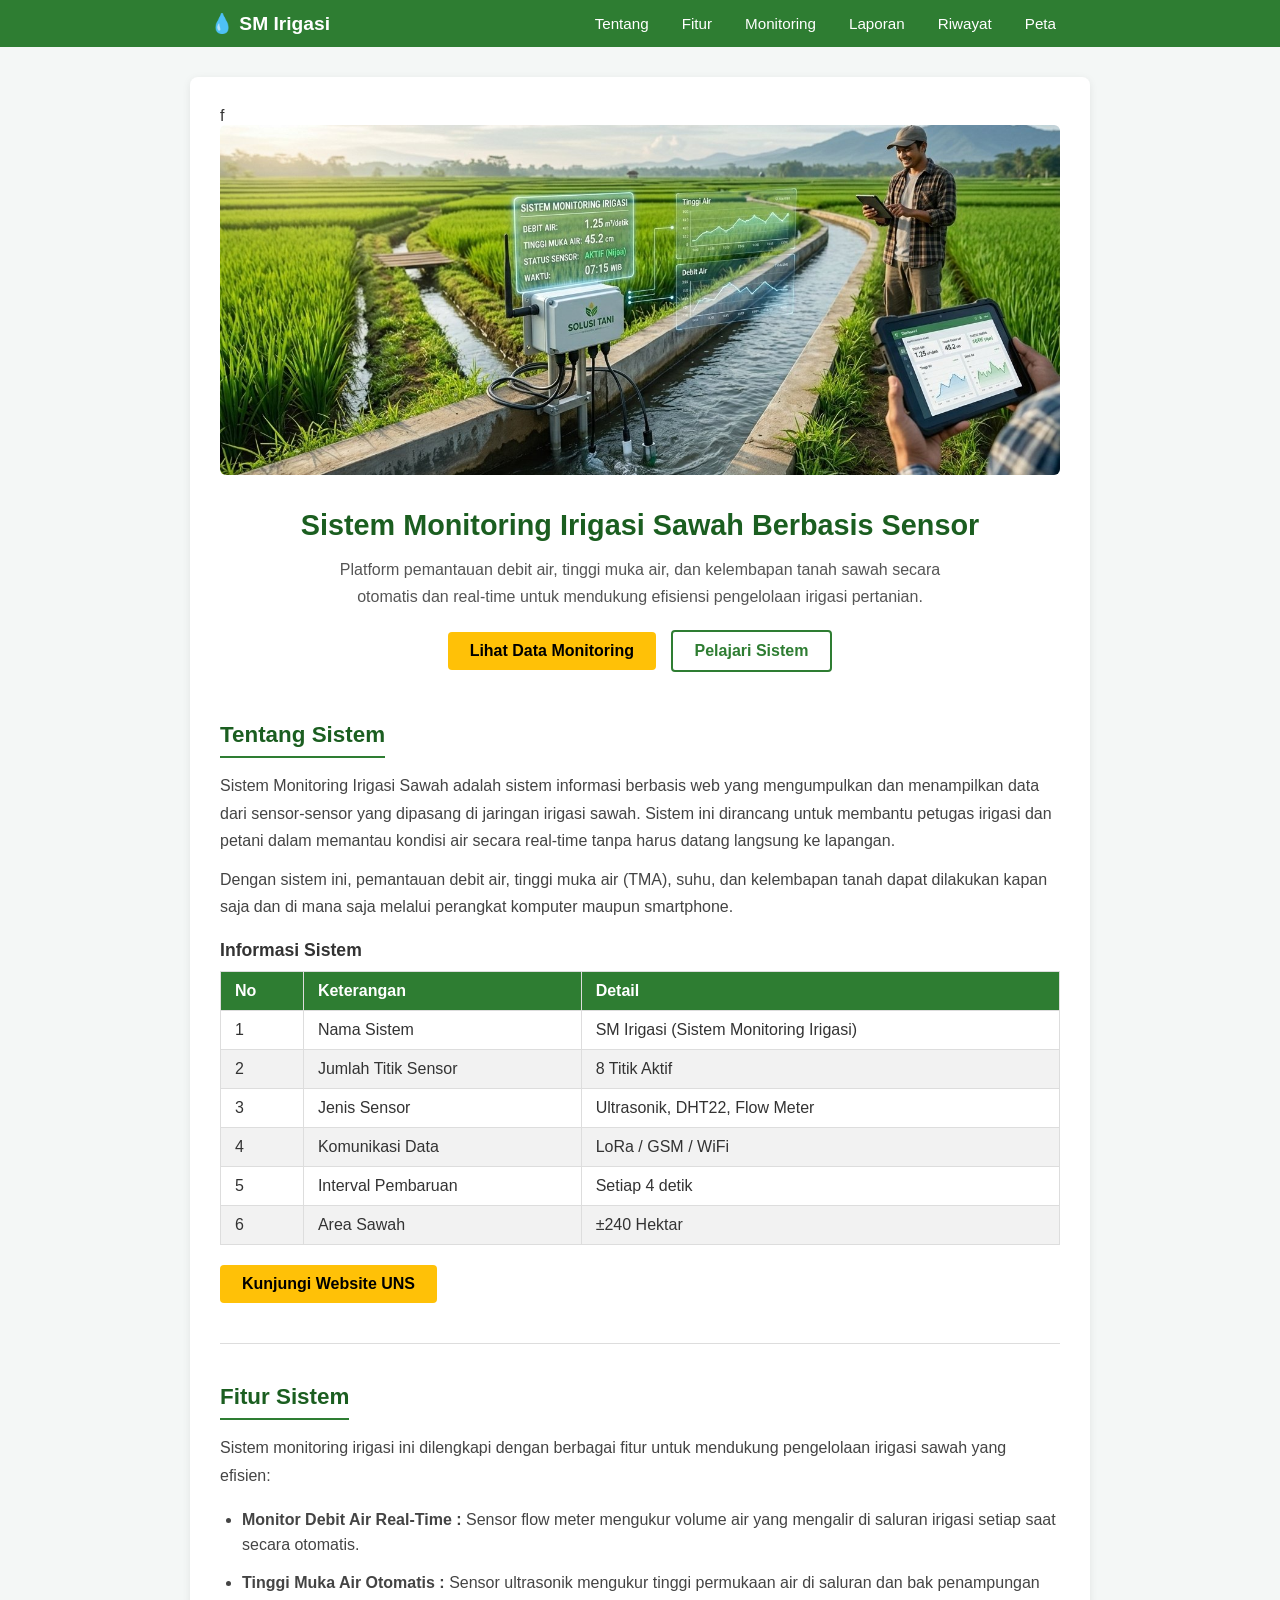
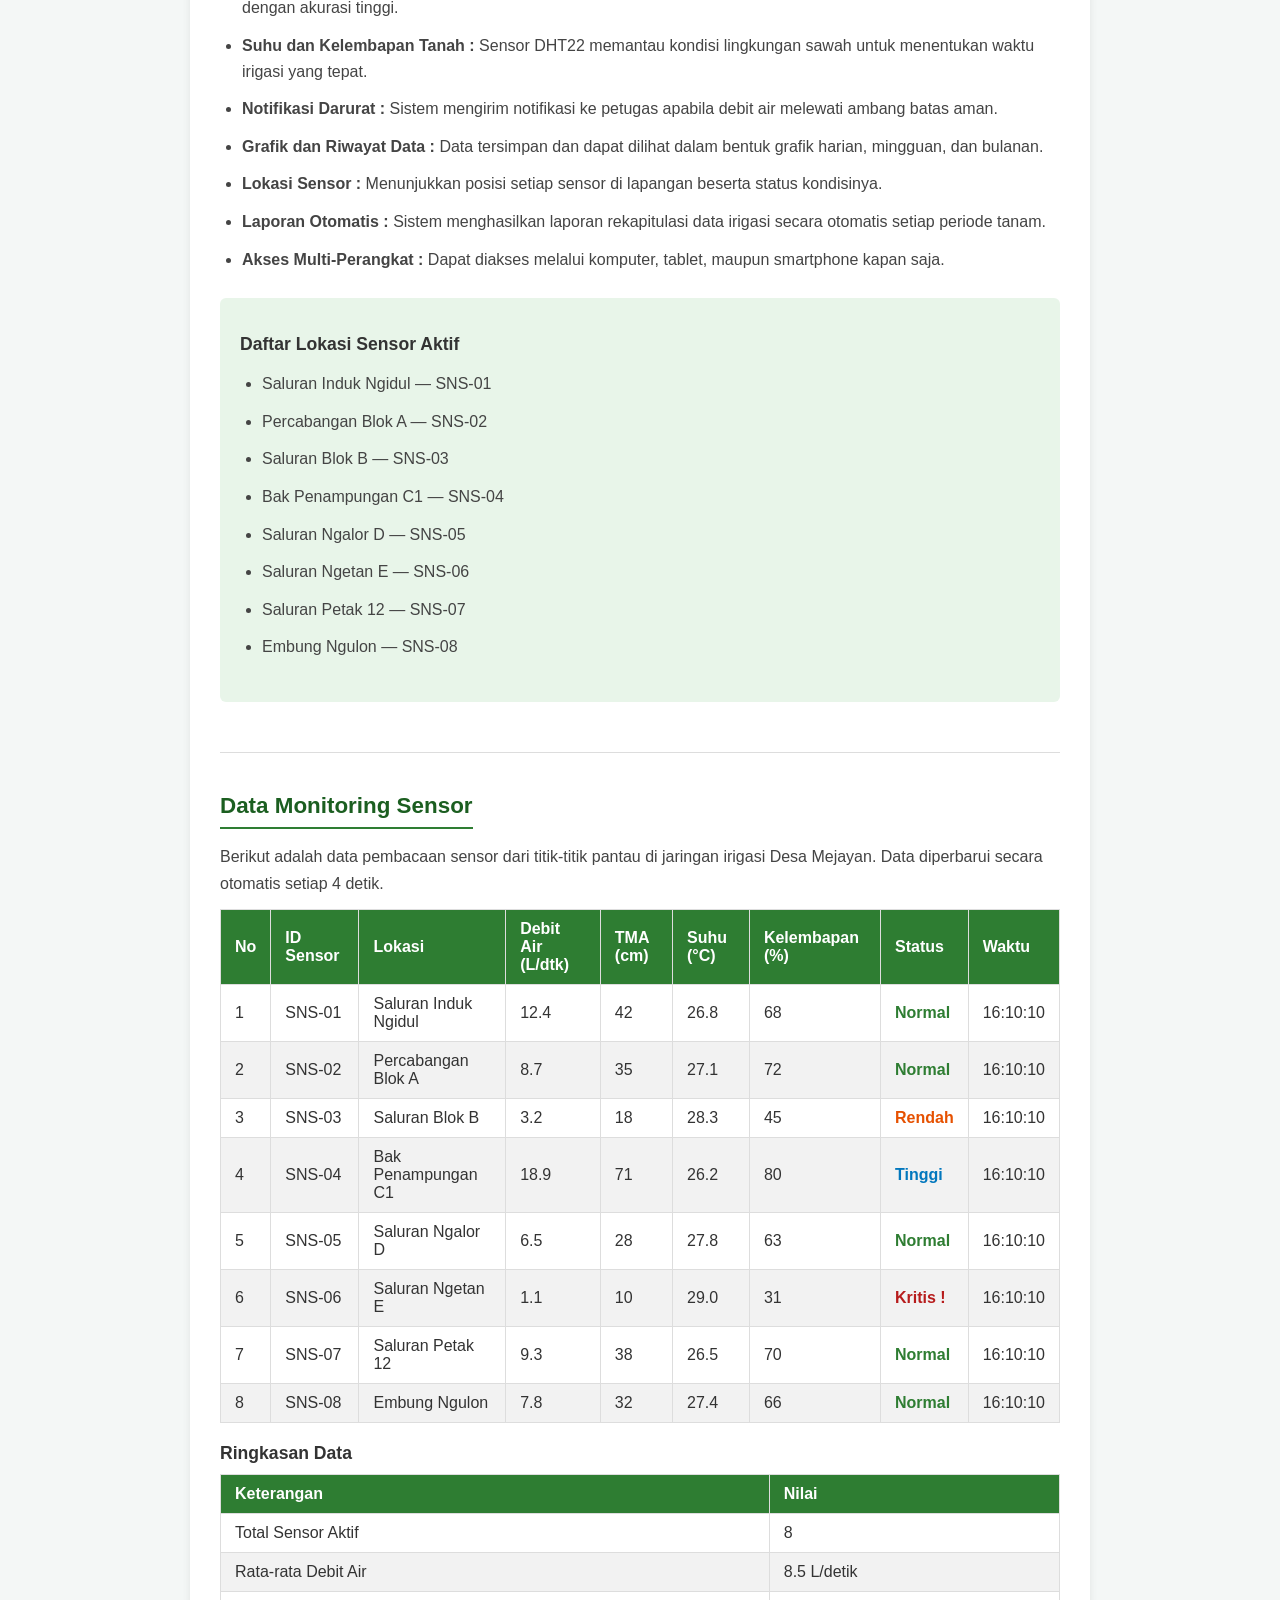
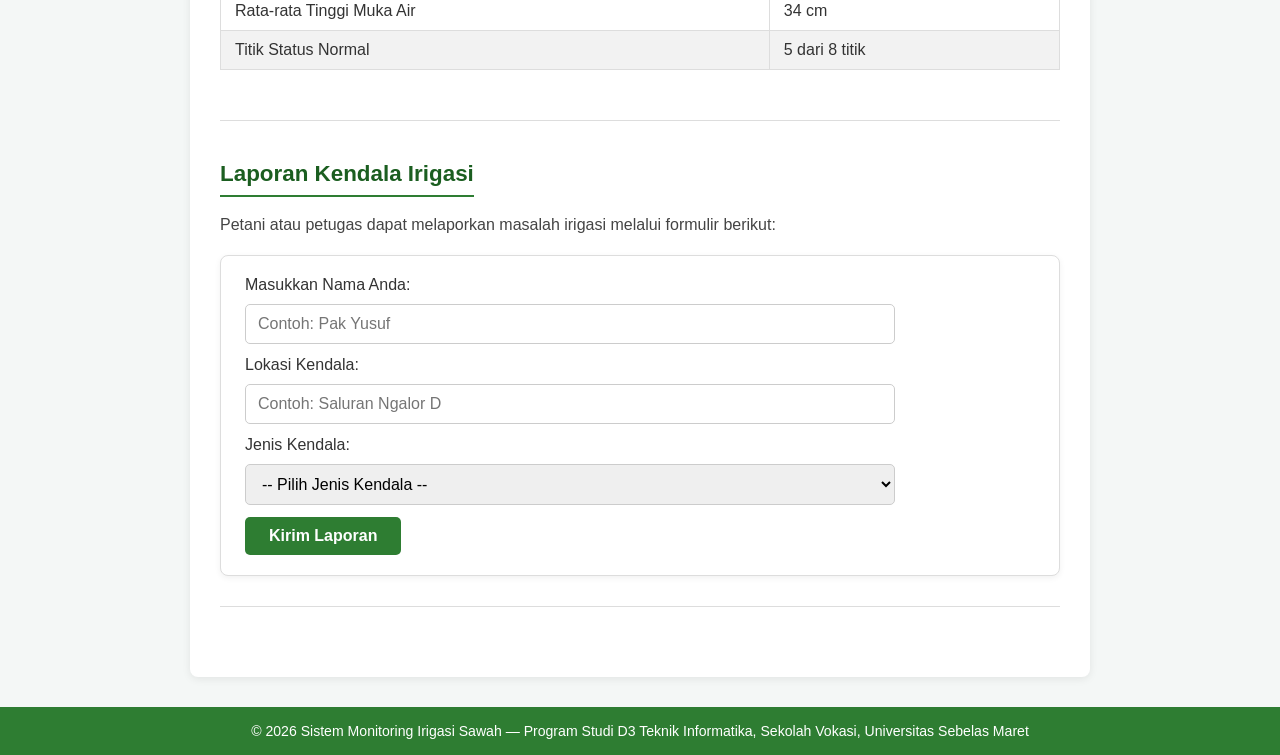
<file: index.html>
<!DOCTYPE html>
<html lang="id">
<head>
    <meta charset="UTF-8">
    <meta name="viewport" content="width=device-width, initial-scale=1.0">
    <title>Sistem Monitoring Irigasi Sawah</title>
    <link rel="stylesheet" href="style.css">
</head>
<body>


    <nav>
        <div class="nav-container">
            <div class="nav-logo">💧 SM Irigasi</div>
            <ul class="nav-menu">
                <li><a href="#tentang">Tentang</a></li>
                <li><a href="#fitur">Fitur</a></li>
                <li><a href="#monitoring">Monitoring</a></li>
                <li><a href="#lapor">Laporan</a></li>
                <li><a href="#riwayat">Riwayat</a></li>
                <li><a href="#peta">Peta</a></li>
            </ul>
        </div>
    </nav>

    <div class="container">f

        
        <div id="hero">
            <img src="[data-uri]" alt="Sistem Monitoring Irigasi Sawah">
            <h1>Sistem Monitoring Irigasi Sawah Berbasis Sensor</h1>
            <p>Platform pemantauan debit air, tinggi muka air, dan kelembapan tanah sawah secara otomatis dan real-time untuk mendukung efisiensi pengelolaan irigasi pertanian.</p>
            <a href="#monitoring" class="btn-utama">Lihat Data Monitoring</a>
            <a href="#tentang" class="btn-outline">Pelajari Sistem</a>
        </div>

        
        <div id="tentang">
            <h2>Tentang Sistem</h2>
            <p>
                Sistem Monitoring Irigasi Sawah adalah sistem informasi berbasis web yang mengumpulkan dan
                menampilkan data dari sensor-sensor yang dipasang di jaringan irigasi sawah. Sistem ini
                dirancang untuk membantu petugas irigasi dan petani dalam memantau kondisi air secara
                real-time tanpa harus datang langsung ke lapangan.
            </p>
            <p>
                Dengan sistem ini, pemantauan debit air, tinggi muka air (TMA), suhu, dan kelembapan
                tanah dapat dilakukan kapan saja dan di mana saja melalui perangkat komputer maupun
                smartphone.
            </p>

            <h3>Informasi Sistem</h3>
            <table>
                <thead>
                    <tr>
                        <th>No</th>
                        <th>Keterangan</th>
                        <th>Detail</th>
                    </tr>
                </thead>
                <tbody>
                    <tr>
                        <td>1</td>
                        <td>Nama Sistem</td>
                        <td>SM Irigasi (Sistem Monitoring Irigasi)</td>
                    </tr>
                    <tr>
                        <td>2</td>
                        <td>Jumlah Titik Sensor</td>
                        <td>8 Titik Aktif</td>
                    </tr>
                    <tr>
                        <td>3</td>
                        <td>Jenis Sensor</td>
                        <td>Ultrasonik, DHT22, Flow Meter</td>
                    </tr>
                    <tr>
                        <td>4</td>
                        <td>Komunikasi Data</td>
                        <td>LoRa / GSM / WiFi</td>
                    </tr>
                    <tr>
                        <td>5</td>
                        <td>Interval Pembaruan</td>
                        <td>Setiap 4 detik</td>
                    </tr>
                    <tr>
                        <td>6</td>
                        <td>Area Sawah</td>
                        <td>±240 Hektar</td>
                    </tr>
                </tbody>
            </table>

            <a href="https://vokasi.uns.ac.id" target="_blank" class="btn-utama">Kunjungi Website UNS</a>
        </div>

        
        <div id="fitur">
            <h2>Fitur Sistem</h2>
            <p>Sistem monitoring irigasi ini dilengkapi dengan berbagai fitur untuk mendukung pengelolaan irigasi sawah yang efisien:</p>
            <ul>
                <li><strong>Monitor Debit Air Real-Time :</strong> Sensor flow meter mengukur volume air yang mengalir di saluran irigasi setiap saat secara otomatis.</li>
                <li><strong>Tinggi Muka Air Otomatis :</strong> Sensor ultrasonik mengukur tinggi permukaan air di saluran dan bak penampungan dengan akurasi tinggi.</li>
                <li><strong>Suhu dan Kelembapan Tanah :</strong> Sensor DHT22 memantau kondisi lingkungan sawah untuk menentukan waktu irigasi yang tepat.</li>
                <li><strong>Notifikasi Darurat :</strong> Sistem mengirim notifikasi ke petugas apabila debit air melewati ambang batas aman.</li>
                <li><strong>Grafik dan Riwayat Data :</strong> Data tersimpan dan dapat dilihat dalam bentuk grafik harian, mingguan, dan bulanan.</li>
                <li><strong>Lokasi Sensor :</strong> Menunjukkan posisi setiap sensor di lapangan beserta status kondisinya.</li>
                <li><strong>Laporan Otomatis :</strong> Sistem menghasilkan laporan rekapitulasi data irigasi secara otomatis setiap periode tanam.</li>
                <li><strong>Akses Multi-Perangkat :</strong>  Dapat diakses melalui komputer, tablet, maupun smartphone kapan saja.</li>
            </ul>

            <div class="daftar-lokasi">
                <h3>Daftar Lokasi Sensor Aktif</h3>
                <ul>
                    <li><a href="#monitoring">Saluran Induk Ngidul — SNS-01</a></li>
                    <li><a href="#monitoring">Percabangan Blok A — SNS-02</a></li>
                    <li><a href="#monitoring">Saluran Blok B — SNS-03</a></li>
                    <li><a href="#monitoring">Bak Penampungan C1 — SNS-04</a></li>
                    <li><a href="#monitoring">Saluran Ngalor D — SNS-05</a></li>
                    <li><a href="#monitoring">Saluran Ngetan E — SNS-06</a></li>
                    <li><a href="#monitoring">Saluran Petak 12 — SNS-07</a></li>
                    <li><a href="#monitoring">Embung Ngulon — SNS-08</a></li>
                </ul>
            </div>
        </div>

       
        <div id="monitoring">
            <h2>Data Monitoring Sensor</h2>
            <p>Berikut adalah data pembacaan sensor dari titik-titik pantau di jaringan irigasi Desa Mejayan. Data diperbarui secara otomatis setiap 4 detik.</p>

            <table id="tabel-data">
                <thead>
                    <tr>
                        <th>No</th>
                        <th>ID Sensor</th>
                        <th>Lokasi</th>
                        <th>Debit Air (L/dtk)</th>
                        <th>TMA (cm)</th>
                        <th>Suhu (°C)</th>
                        <th>Kelembapan (%)</th>
                        <th>Status</th>
                        <th>Waktu</th>
                    </tr>
                </thead>
                <tbody id="isi-tabel">
                   
                </tbody>
            </table>

            <h3>Ringkasan Data</h3>
            <table>
                <thead>
                    <tr>
                        <th>Keterangan</th>
                        <th>Nilai</th>
                    </tr>
                </thead>
                <tbody>
                    <tr>
                        <td>Total Sensor Aktif</td>
                        <td id="total-sensor">8</td>
                    </tr>
                    <tr>
                        <td>Rata-rata Debit Air</td>
                        <td><span id="rata-debit">-</span> L/detik</td>
                    </tr>
                    <tr>
                        <td>Rata-rata Tinggi Muka Air</td>
                        <td><span id="rata-tma">-</span> cm</td>
                    </tr>
                    <tr>
                        <td>Titik Status Normal</td>
                        <td id="sensor-aman">-</td>
                    </tr>
                </tbody>
            </table>
        </div>

        
        <div id="lapor">
            <h2>Laporan Kendala Irigasi</h2>
            <p>Petani atau petugas dapat melaporkan masalah irigasi melalui formulir berikut:</p>

            <div class="form-section">
                <label for="nama-pelapor" style="display:block; margin-bottom:10px;">Masukkan Nama Anda:</label>
                <input type="text" id="nama-pelapor" name="nama" placeholder="Contoh: Pak Yusuf" required>

                <label for="lokasi-kendala" style="display:block; margin-bottom:10px; margin-top:10px;">Lokasi Kendala:</label>
                <input type="text" id="lokasi-kendala" name="lokasi" placeholder="Contoh: Saluran Ngalor D">

                <label for="jenis-kendala" style="display:block; margin-bottom:10px; margin-top:10px;">Jenis Kendala:</label>
                <select id="jenis-kendala" name="kendala">
                    <option value="">-- Pilih Jenis Kendala --</option>
                    <option>Debit air terlalu kecil</option>
                    <option>Debit air terlalu besar / banjir</option>
                    <option>Sensor tidak terbaca</option>
                    <option>Saluran tersumbat</option>
                    <option>Pintu air rusak</option>
                    <option>Lainnya</option>
                </select>

                <button type="button" onclick="kirimLaporan()">Kirim Laporan</button>
            </div>

            <div id="pesan-form"></div>
        </div>

    </div>

   
    <footer>
        <p>&copy; 2026 Sistem Monitoring Irigasi Sawah &mdash; Program Studi D3 Teknik Informatika, Sekolah Vokasi, Universitas Sebelas Maret</p>
    </footer>

    <script src="scripts.js"></script>
</body>
</html>
</file>
<file: style.css>
* {
    margin: 0;
    padding: 0;
    box-sizing: border-box;
}

html {
    scroll-behavior: smooth;
}

body {
    font-family: 'Segoe UI', Tahoma, Geneva, Verdana, sans-serif;
    margin: 0;
    padding: 0;
    background-color: #f4f7f6;
    color: #333;
}


nav {
    background-color: #2e7d32;
    padding: 12px 0;
    position: sticky;
    top: 0;
    z-index: 100;
}

.nav-container {
    max-width: 900px;
    margin: 0 auto;
    padding: 0 20px;
    display: flex;
    align-items: center;
    justify-content: space-between;
}

.nav-logo {
    color: white;
    font-size: 1.2rem;
    font-weight: bold;
}


.nav-menu {
    list-style: none; 
    display: flex;
    gap: 5px;
}

.nav-menu a {
    color: white;
    text-decoration: none;
    padding: 6px 14px;
    border-radius: 4px;
    font-size: 0.95rem;
}


.nav-menu a:hover {
    background-color: rgba(255, 255, 255, 0.2);
}


.container {
    max-width: 900px;
    margin: 30px auto;
    padding: 30px;
    background-color: #ffffff;
    border-radius: 8px;
    box-shadow: 0 2px 8px rgba(0, 0, 0, 0.08);
}


#hero {
    text-align: center;
    margin-bottom: 40px;
}


#hero img {
    width: 100%;
    max-height: 350px;
    object-fit: cover;
    border-radius: 6px;
    margin-bottom: 20px;
}

#hero h1 {
    color: #1b5e20;
    font-size: 1.8rem;
    margin-bottom: 14px;
    margin-top: 10px;
}

#hero p {
    color: #555;
    font-size: 1rem;
    max-width: 650px;
    margin: 0 auto 20px auto;
    line-height: 1.7;
}


.btn-utama {
    display: inline-block;
    padding: 10px 22px;
    background-color: #ffc107; 
    color: #000;
    text-decoration: none;
    border-radius: 4px;
    font-weight: bold;
    margin-right: 10px;
    margin-bottom: 10px;
    transition: background-color 0.3s;
}

.btn-utama:hover {
    background-color: #e0a800;
}

.btn-outline {
    display: inline-block;
    padding: 10px 22px;
    background-color: transparent;
    color: #2e7d32;
    text-decoration: none;
    border-radius: 4px;
    font-weight: bold;
    border: 2px solid #2e7d32;
    margin-bottom: 10px;
    transition: all 0.3s;
}

.btn-outline:hover {
    background-color: #2e7d32;
    color: white;
}


#tentang,
#fitur,
#monitoring,
#lapor {
    margin-bottom: 40px;
    padding-bottom: 30px;
    border-bottom: 1px solid #ddd;
}

#tentang h2,
#fitur h2,
#monitoring h2,
#lapor h2 {
    color: #1b5e20;
    font-size: 1.4rem;
    margin-bottom: 14px;
    padding-bottom: 8px;
    border-bottom: 2px solid #2e7d32;
    display: inline-block;
}

#tentang h3,
#fitur h3,
#monitoring h3 {
    color: #333;
    font-size: 1.1rem;
    margin: 20px 0 10px 0;
}

#tentang p,
#fitur p,
#monitoring p,
#lapor p {
    margin-bottom: 12px;
    line-height: 1.7;
    color: #444;
}


table {
    width: 100%;
    border-collapse: collapse;
    margin-bottom: 20px;
}

table, th, td {
    border: 1px solid #ddd;
}

th, td {
    padding: 10px 14px;
    text-align: left;
}


th {
    background-color: #2e7d32;
    color: #ffffff;
}


tr:nth-child(even) {
    background-color: #f2f2f2;
}

tr:hover {
    background-color: #e8f5e9;
}


.status-normal { color: #2e7d32; font-weight: bold; }
.status-tinggi  { color: #0277bd; font-weight: bold; }
.status-rendah  { color: #e65100; font-weight: bold; }
.status-kritis  { color: #b71c1c; font-weight: bold; }


.daftar-lokasi {
    background-color: #e8f5e9;
    padding: 16px 20px;
    border-radius: 6px;
    margin-bottom: 20px;
}

.daftar-lokasi ul {
    list-style-type: disc;
    padding-left: 22px;
    margin: 0;
}

.daftar-lokasi li {
    padding: 5px 0;
    color: #333;
}

.daftar-lokasi a {
    text-decoration: none;
    color: inherit;
    display: block;
}

.daftar-lokasi a:hover {
    color: #1b5e20;
}


#fitur ul {
    list-style-type: disc;
    padding-left: 22px;
    margin-bottom: 20px;
}

#fitur ul li {
    padding: 6px 0;
    line-height: 1.6;
    color: #444;
}


.form-section {
    background-color: #ffffff;
    padding: 20px 24px;
    border-radius: 8px;
    border: 1px solid #ddd;
    box-shadow: 0 2px 6px rgba(0, 0, 0, 0.06);
    margin-top: 16px;
}


.form-section input[type="text"],
.form-section select {
    display: block;
    width: calc(100% - 140px); 
    padding: 10px 12px;
    border: 1px solid #cccccc;
    border-radius: 5px;
    margin-right: 10px;
    font-size: 1rem;
    margin-bottom: 12px;
}


.form-section input[type="text"]:focus,
.form-section select:focus {
    border-color: #2e7d32;
    outline: none;
}


.form-section button {
    padding: 10px 24px;
    background-color: #2e7d32;
    color: white;
    border: none;
    border-radius: 5px;
    cursor: pointer;
    font-weight: bold;
    font-size: 1rem;
    transition: background-color 0.3s;
    display: block;
    margin-top: 6px;
}

.form-section button:hover {
    background-color: #1b5e20;
}


#pesan-form {
    display: none;
    margin-top: 14px;
    padding: 12px 16px;
    border-radius: 5px;
    font-weight: bold;
}


footer {
    background-color: #2e7d32;
    color: white;
    text-align: center;
    padding: 16px 20px;
    font-size: 0.88rem;
    margin-top: 20px;
}


@media (max-width: 640px) {
    .container {
        padding: 16px;
        margin: 10px;
    }

    .nav-menu {
        display: none;
    }

    #hero h1 {
        font-size: 1.3rem;
    }

    .form-section input[type="text"],
    .form-section select {
        width: 100%;
    }

    table {
        font-size: 0.85rem;
    }
}
</file>
